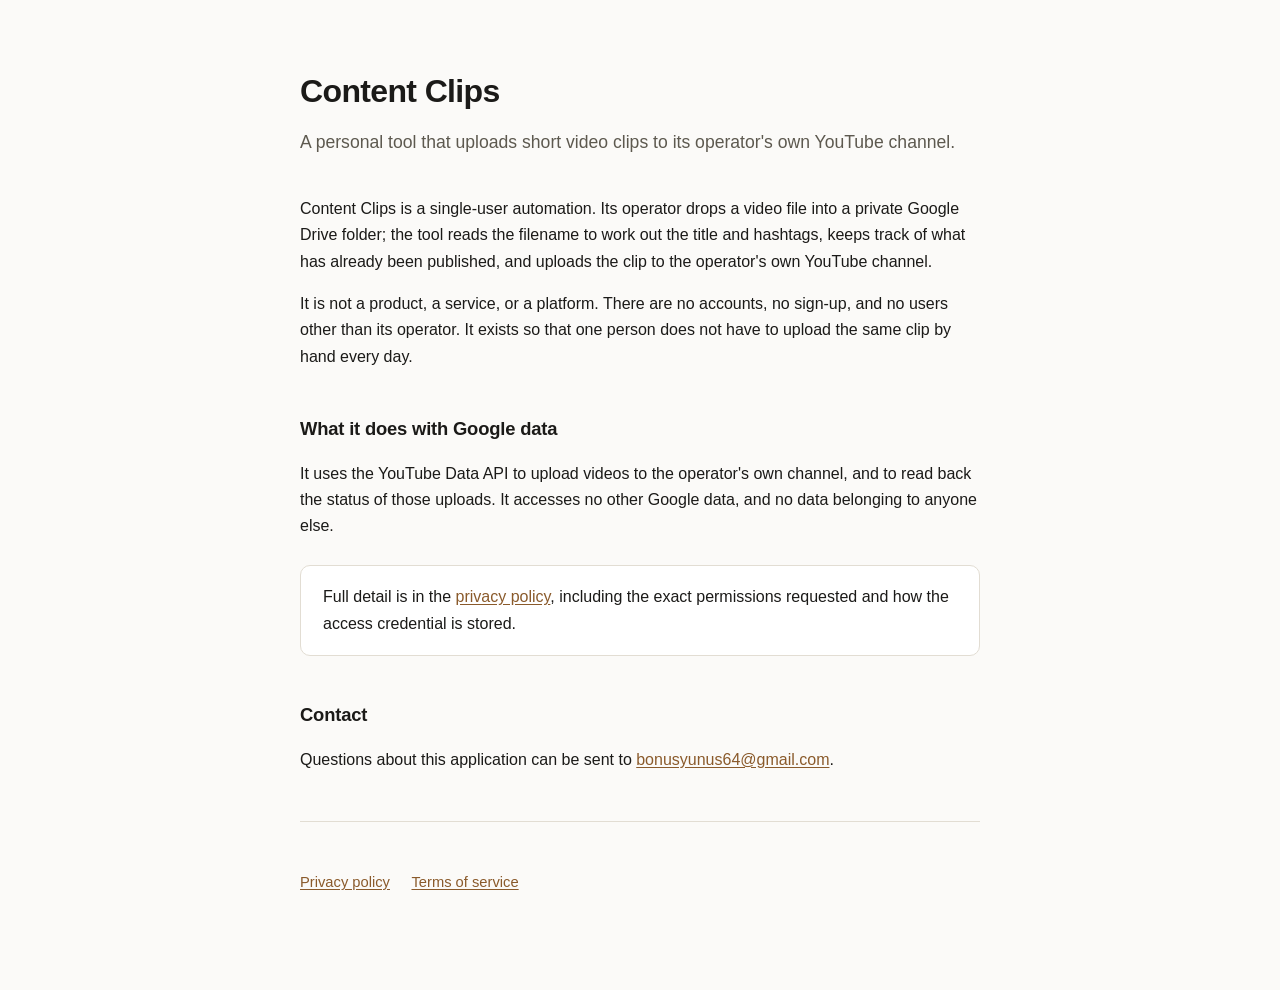
<file: index.html>
<!doctype html>
<html lang="en">
<head>
<meta charset="utf-8">
<meta name="viewport" content="width=device-width, initial-scale=1">
<title>Content Clips</title>
<link rel="stylesheet" href="style.css">
</head>
<body>
<main>
  <h1>Content Clips</h1>
  <p class="lede">A personal tool that uploads short video clips to its
  operator's own YouTube channel.</p>

  <p>Content Clips is a single-user automation. Its operator drops a video file
  into a private Google Drive folder; the tool reads the filename to work out
  the title and hashtags, keeps track of what has already been published, and
  uploads the clip to the operator's own YouTube channel.</p>

  <p>It is not a product, a service, or a platform. There are no accounts, no
  sign-up, and no users other than its operator. It exists so that one person
  does not have to upload the same clip by hand every day.</p>

  <h2>What it does with Google data</h2>
  <p>It uses the YouTube Data API to upload videos to the operator's own
  channel, and to read back the status of those uploads. It accesses no other
  Google data, and no data belonging to anyone else.</p>

  <div class="card">
    <p style="margin:0">Full detail is in the
    <a href="privacy.html">privacy policy</a>, including the exact permissions
    requested and how the access credential is stored.</p>
  </div>

  <h2>Contact</h2>
  <p>Questions about this application can be sent to
  <a href="mailto:bonusyunus64@gmail.com">bonusyunus64@gmail.com</a>.</p>

  <hr>
  <nav>
    <a href="privacy.html">Privacy policy</a>
    <a href="terms.html">Terms of service</a>
  </nav>
</main>
</body>
</html>
</file>
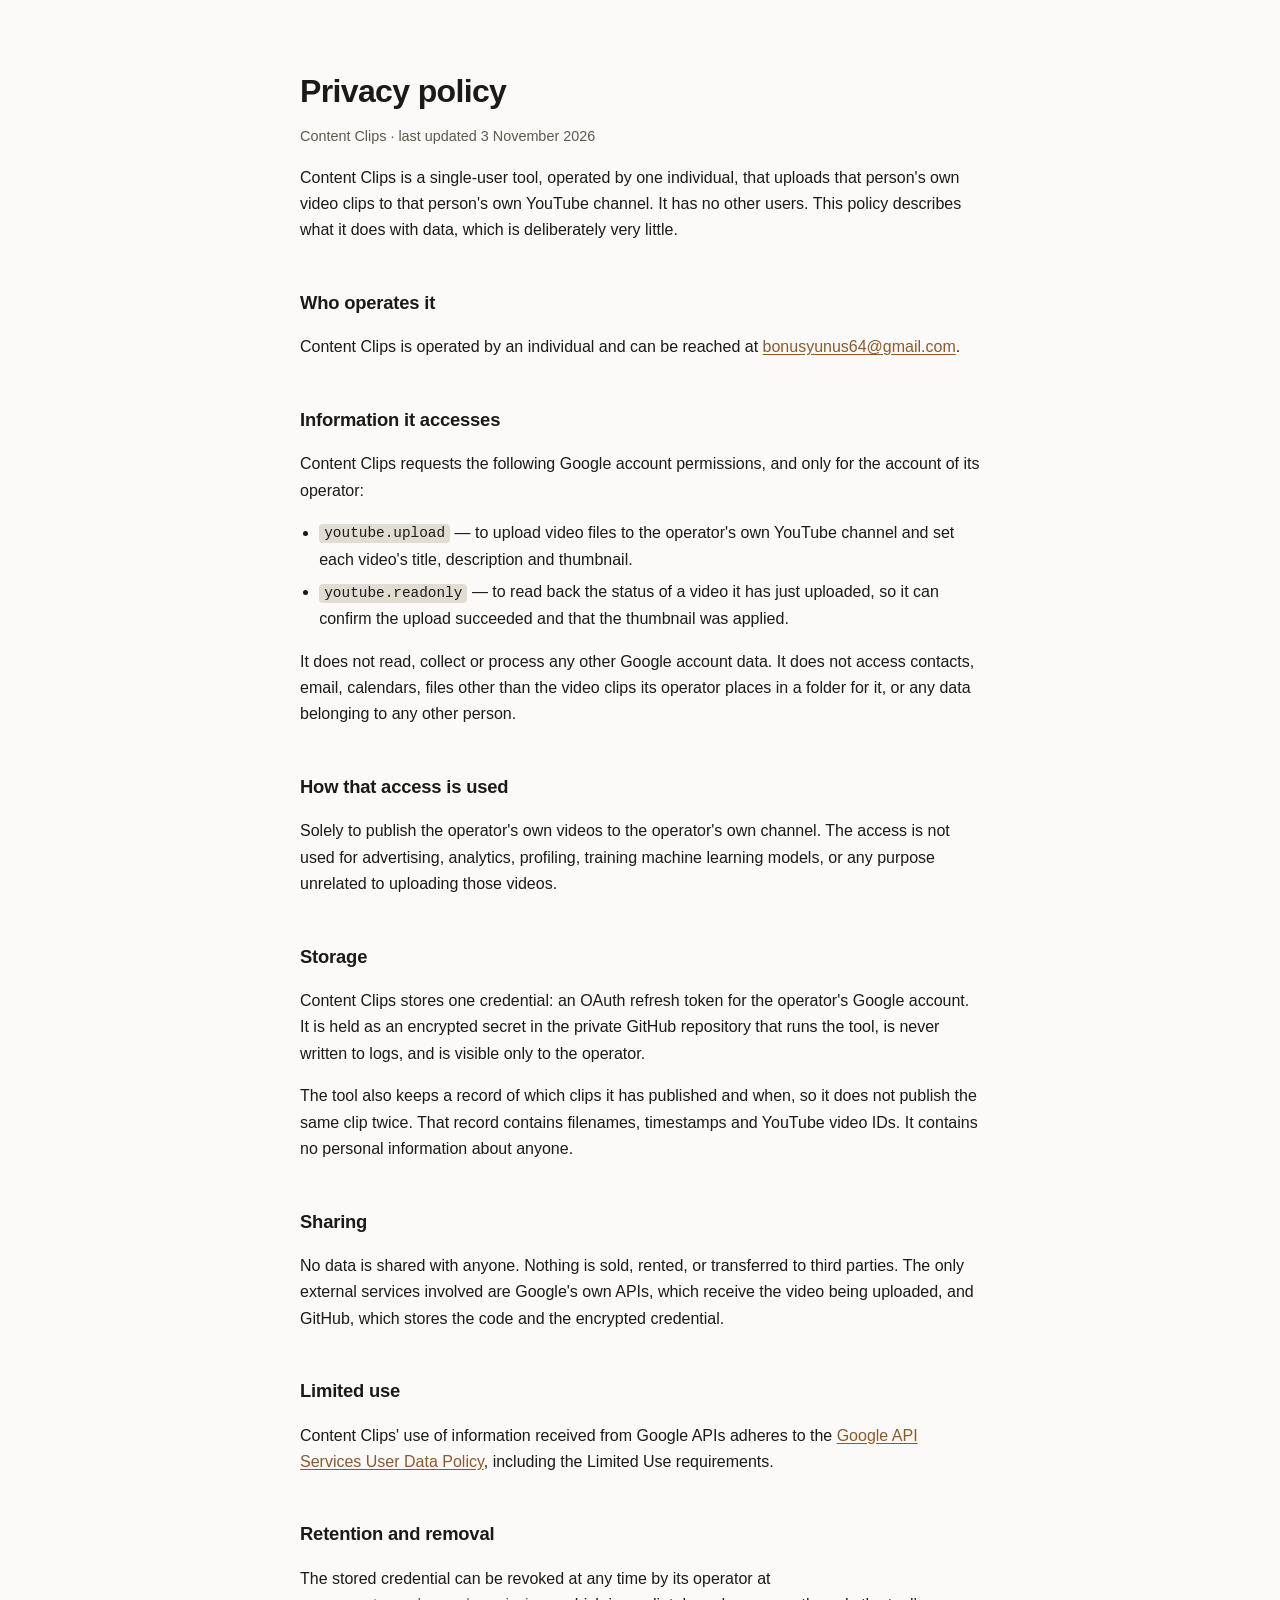
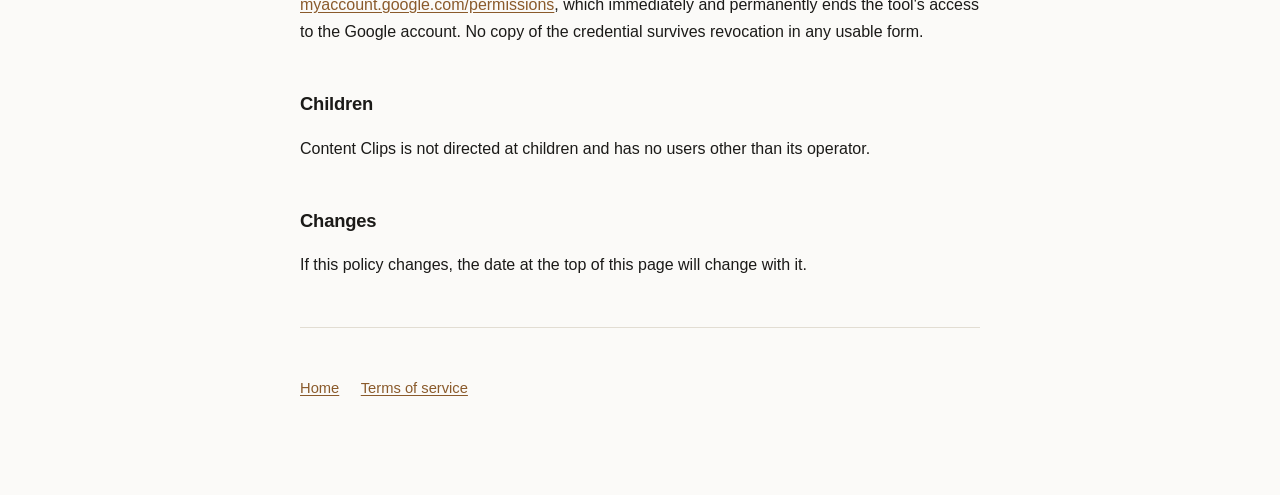
<file: privacy.html>
<!doctype html>
<html lang="en">
<head>
<meta charset="utf-8">
<meta name="viewport" content="width=device-width, initial-scale=1">
<title>Privacy policy — Content Clips</title>
<link rel="stylesheet" href="style.css">
</head>
<body>
<main>
  <h1>Privacy policy</h1>
  <p class="meta">Content Clips · last updated 3 November 2026</p>

  <p>Content Clips is a single-user tool, operated by one individual, that
  uploads that person's own video clips to that person's own YouTube channel.
  It has no other users. This policy describes what it does with data,
  which is deliberately very little.</p>

  <h2>Who operates it</h2>
  <p>Content Clips is operated by an individual and can be reached at
  <a href="mailto:bonusyunus64@gmail.com">bonusyunus64@gmail.com</a>.</p>

  <h2>Information it accesses</h2>
  <p>Content Clips requests the following Google account permissions, and only
  for the account of its operator:</p>
  <ul>
    <li><code>youtube.upload</code> — to upload video files to the operator's
    own YouTube channel and set each video's title, description and
    thumbnail.</li>
    <li><code>youtube.readonly</code> — to read back the status of a video it
    has just uploaded, so it can confirm the upload succeeded and that the
    thumbnail was applied.</li>
  </ul>
  <p>It does not read, collect or process any other Google account data. It
  does not access contacts, email, calendars, files other than the video clips
  its operator places in a folder for it, or any data belonging to any other
  person.</p>

  <h2>How that access is used</h2>
  <p>Solely to publish the operator's own videos to the operator's own channel.
  The access is not used for advertising, analytics, profiling, training machine
  learning models, or any purpose unrelated to uploading those videos.</p>

  <h2>Storage</h2>
  <p>Content Clips stores one credential: an OAuth refresh token for the
  operator's Google account. It is held as an encrypted secret in the private
  GitHub repository that runs the tool, is never written to logs, and is
  visible only to the operator.</p>
  <p>The tool also keeps a record of which clips it has published and when,
  so it does not publish the same clip twice. That record contains filenames,
  timestamps and YouTube video IDs. It contains no personal information about
  anyone.</p>

  <h2>Sharing</h2>
  <p>No data is shared with anyone. Nothing is sold, rented, or transferred to
  third parties. The only external services involved are Google's own APIs,
  which receive the video being uploaded, and GitHub, which stores the code and
  the encrypted credential.</p>

  <h2>Limited use</h2>
  <p>Content Clips' use of information received from Google APIs adheres to the
  <a href="https://developers.google.com/terms/api-services-user-data-policy"
  rel="noopener">Google API Services User Data Policy</a>, including the Limited
  Use requirements.</p>

  <h2>Retention and removal</h2>
  <p>The stored credential can be revoked at any time by its operator at
  <a href="https://myaccount.google.com/permissions" rel="noopener">
  myaccount.google.com/permissions</a>, which immediately and permanently ends
  the tool's access to the Google account. No copy of the credential survives
  revocation in any usable form.</p>

  <h2>Children</h2>
  <p>Content Clips is not directed at children and has no users other than its
  operator.</p>

  <h2>Changes</h2>
  <p>If this policy changes, the date at the top of this page will change with
  it.</p>

  <hr>
  <nav>
    <a href="index.html">Home</a>
    <a href="terms.html">Terms of service</a>
  </nav>
</main>
</body>
</html>
</file>
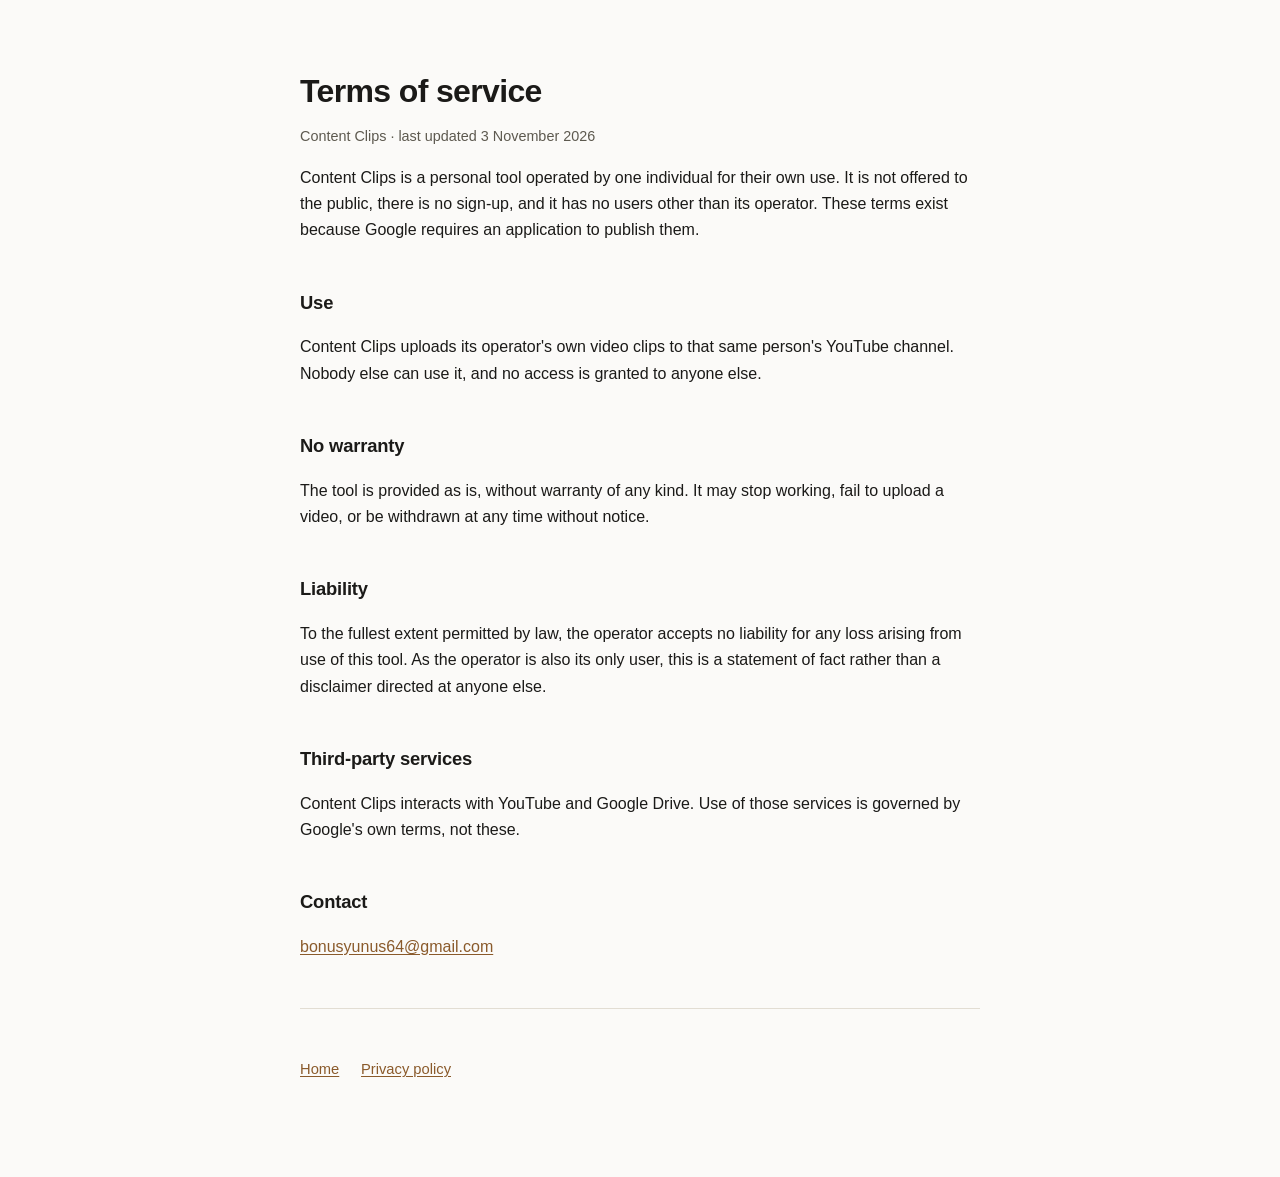
<file: terms.html>
<!doctype html>
<html lang="en">
<head>
<meta charset="utf-8">
<meta name="viewport" content="width=device-width, initial-scale=1">
<title>Terms of service — Content Clips</title>
<link rel="stylesheet" href="style.css">
</head>
<body>
<main>
  <h1>Terms of service</h1>
  <p class="meta">Content Clips · last updated 3 November 2026</p>

  <p>Content Clips is a personal tool operated by one individual for their own
  use. It is not offered to the public, there is no sign-up, and it has no users
  other than its operator. These terms exist because Google requires an
  application to publish them.</p>

  <h2>Use</h2>
  <p>Content Clips uploads its operator's own video clips to that same person's
  YouTube channel. Nobody else can use it, and no access is granted to anyone
  else.</p>

  <h2>No warranty</h2>
  <p>The tool is provided as is, without warranty of any kind. It may stop
  working, fail to upload a video, or be withdrawn at any time without notice.</p>

  <h2>Liability</h2>
  <p>To the fullest extent permitted by law, the operator accepts no liability
  for any loss arising from use of this tool. As the operator is also its only
  user, this is a statement of fact rather than a disclaimer directed at anyone
  else.</p>

  <h2>Third-party services</h2>
  <p>Content Clips interacts with YouTube and Google Drive. Use of those
  services is governed by Google's own terms, not these.</p>

  <h2>Contact</h2>
  <p><a href="mailto:bonusyunus64@gmail.com">bonusyunus64@gmail.com</a></p>

  <hr>
  <nav>
    <a href="index.html">Home</a>
    <a href="privacy.html">Privacy policy</a>
  </nav>
</main>
</body>
</html>
</file>
<file: style.css>
:root {
  color-scheme: light dark;
  --bg: #fbfaf8; --fg: #1b1a18; --muted: #5d594f; --rule: #e2ddd3;
  --accent: #8a5a2b; --card: #ffffff;
}
@media (prefers-color-scheme: dark) {
  :root { --bg: #16161a; --fg: #ebe9e4; --muted: #9d978a;
          --rule: #2d2d33; --accent: #d79a5b; --card: #1d1d22; }
}
* { box-sizing: border-box; }
body {
  margin: 0; background: var(--bg); color: var(--fg);
  font: 16px/1.65 -apple-system, BlinkMacSystemFont, "Segoe UI", Roboto, Helvetica, Arial, sans-serif;
  padding: 0 20px;
}
main { max-width: 680px; margin: 0 auto; padding-block: 72px 96px; }
h1 { font-size: 2rem; line-height: 1.2; margin: 0 0 .35em; letter-spacing: -.02em; }
h2 { font-size: 1.15rem; margin: 2.4em 0 .6em; letter-spacing: -.01em; }
p, li { color: var(--fg); }
.lede { font-size: 1.1rem; color: var(--muted); margin-bottom: 2.2em; }
a { color: var(--accent); text-underline-offset: 2px; }
hr { border: 0; border-top: 1px solid var(--rule); margin: 3em 0; }
ul { padding-left: 1.2em; }
li { margin: .4em 0; }
.card {
  background: var(--card); border: 1px solid var(--rule);
  border-radius: 10px; padding: 18px 22px; margin: 1.6em 0;
}
.meta { color: var(--muted); font-size: .9rem; }
nav { margin-top: 3em; font-size: .92rem; }
nav a { margin-right: 1.2em; }
code { background: var(--rule); padding: .1em .35em; border-radius: 4px; font-size: .9em; }
</file>
